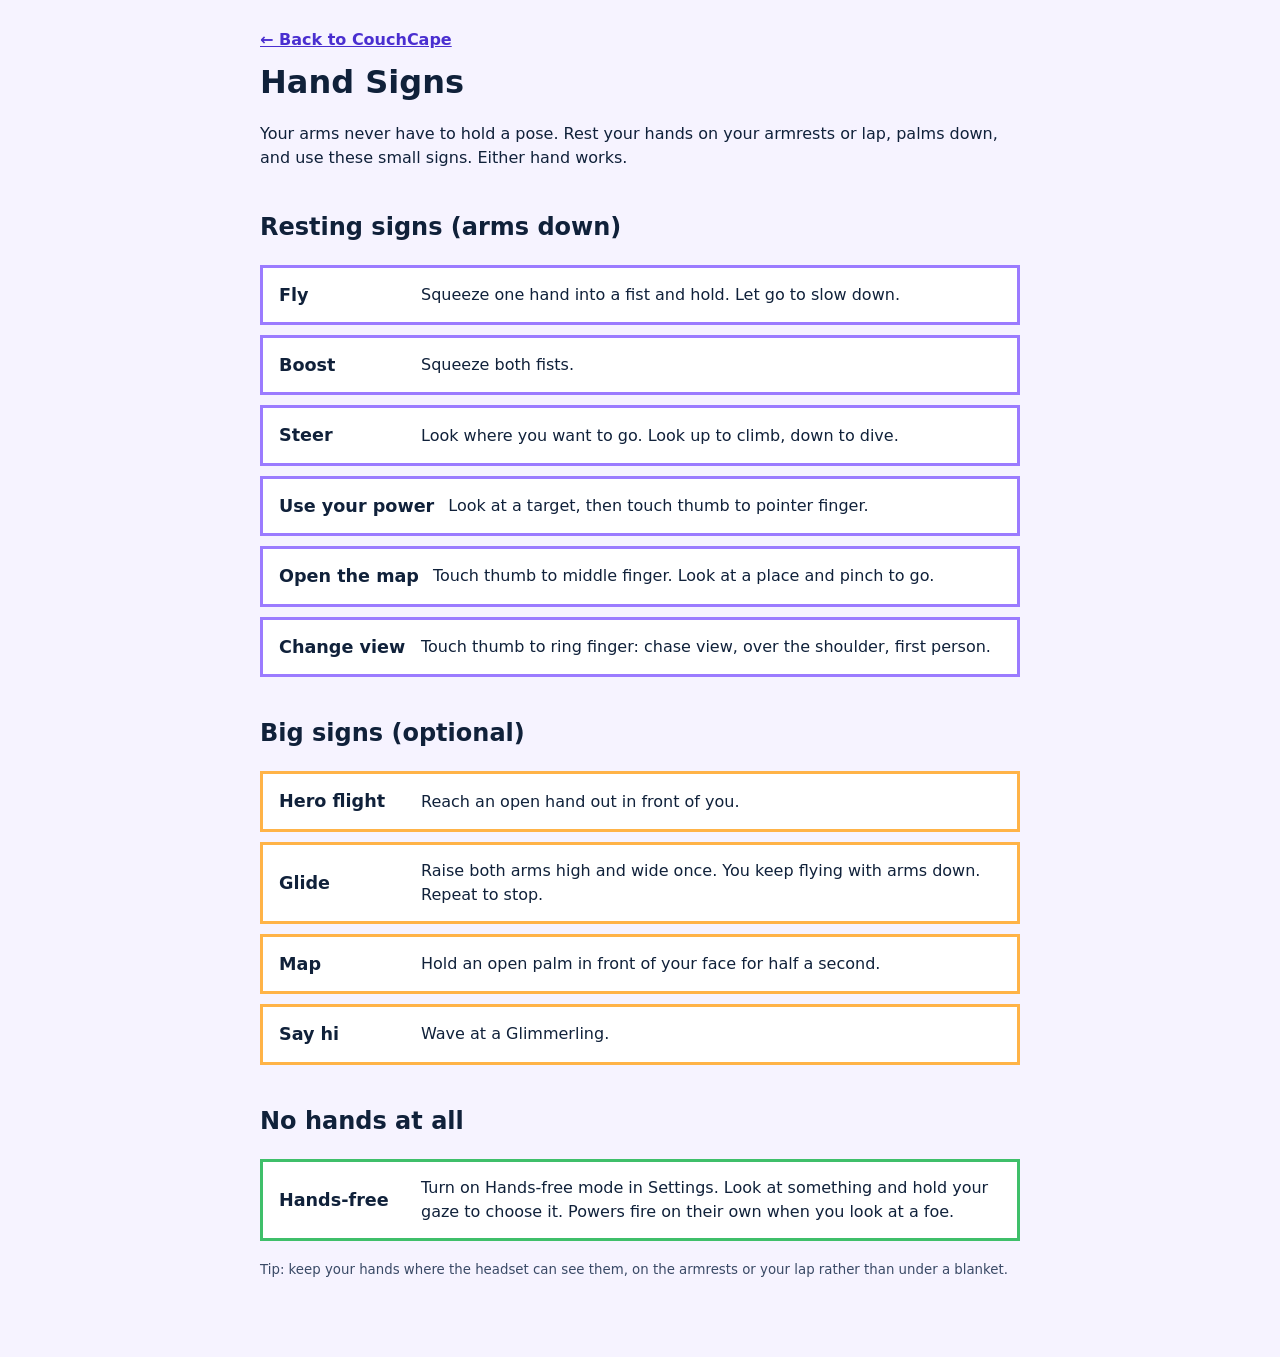
<file: hand-signs/index.html>
<!doctype html>
<html lang="en"><head><meta charset="utf-8"><meta name="viewport" content="width=device-width,initial-scale=1">
<title>CouchCape Hand Signs | Fly With Your Hands Resting</title>
<meta name="description" content="The CouchCape hand sign key: fly, steer, use powers and open the map with small finger signs while your arms rest on your recliner.">
<link rel="canonical" href="https://www.couchcape.com/hand-signs/"><link rel="icon" href="../assets/favicon.svg">
<style>
body{margin:0;font-family:Inter,system-ui,-apple-system,Segoe UI,sans-serif;background:#f6f3ff;color:#10213a;line-height:1.5}
main{max-width:760px;margin:0 auto;padding:28px 18px 60px}
h1{font-size:2rem;margin:.2em 0}h2{margin-top:1.6em}
.card{background:#fff;border:3px solid #9b7bff;padding:14px 16px;margin:10px 0;display:flex;gap:14px;align-items:center}
.card b{min-width:128px;font-size:1.1rem}.k{border-color:#ffb347}.g{border-color:#3fbf6a}
a{color:#4a2fd0;font-weight:700}small{color:#3a4a66}
</style></head><body><main>
<a href="../">&larr; Back to CouchCape</a>
<h1>Hand Signs</h1>
<p>Your arms never have to hold a pose. Rest your hands on your armrests or lap, palms down, and use these small signs. Either hand works.</p>
<h2>Resting signs (arms down)</h2>
<div class="card"><b>Fly</b><span>Squeeze one hand into a fist and hold. Let go to slow down.</span></div>
<div class="card"><b>Boost</b><span>Squeeze both fists.</span></div>
<div class="card"><b>Steer</b><span>Look where you want to go. Look up to climb, down to dive.</span></div>
<div class="card"><b>Use your power</b><span>Look at a target, then touch thumb to pointer finger.</span></div>
<div class="card"><b>Open the map</b><span>Touch thumb to middle finger. Look at a place and pinch to go.</span></div>
<div class="card"><b>Change view</b><span>Touch thumb to ring finger: chase view, over the shoulder, first person.</span></div>
<h2>Big signs (optional)</h2>
<div class="card k"><b>Hero flight</b><span>Reach an open hand out in front of you.</span></div>
<div class="card k"><b>Glide</b><span>Raise both arms high and wide once. You keep flying with arms down. Repeat to stop.</span></div>
<div class="card k"><b>Map</b><span>Hold an open palm in front of your face for half a second.</span></div>
<div class="card k"><b>Say hi</b><span>Wave at a Glimmerling.</span></div>
<h2>No hands at all</h2>
<div class="card g"><b>Hands-free</b><span>Turn on Hands-free mode in Settings. Look at something and hold your gaze to choose it. Powers fire on their own when you look at a foe.</span></div>
<p><small>Tip: keep your hands where the headset can see them, on the armrests or your lap rather than under a blanket.</small></p>
</main></body></html>
</file>
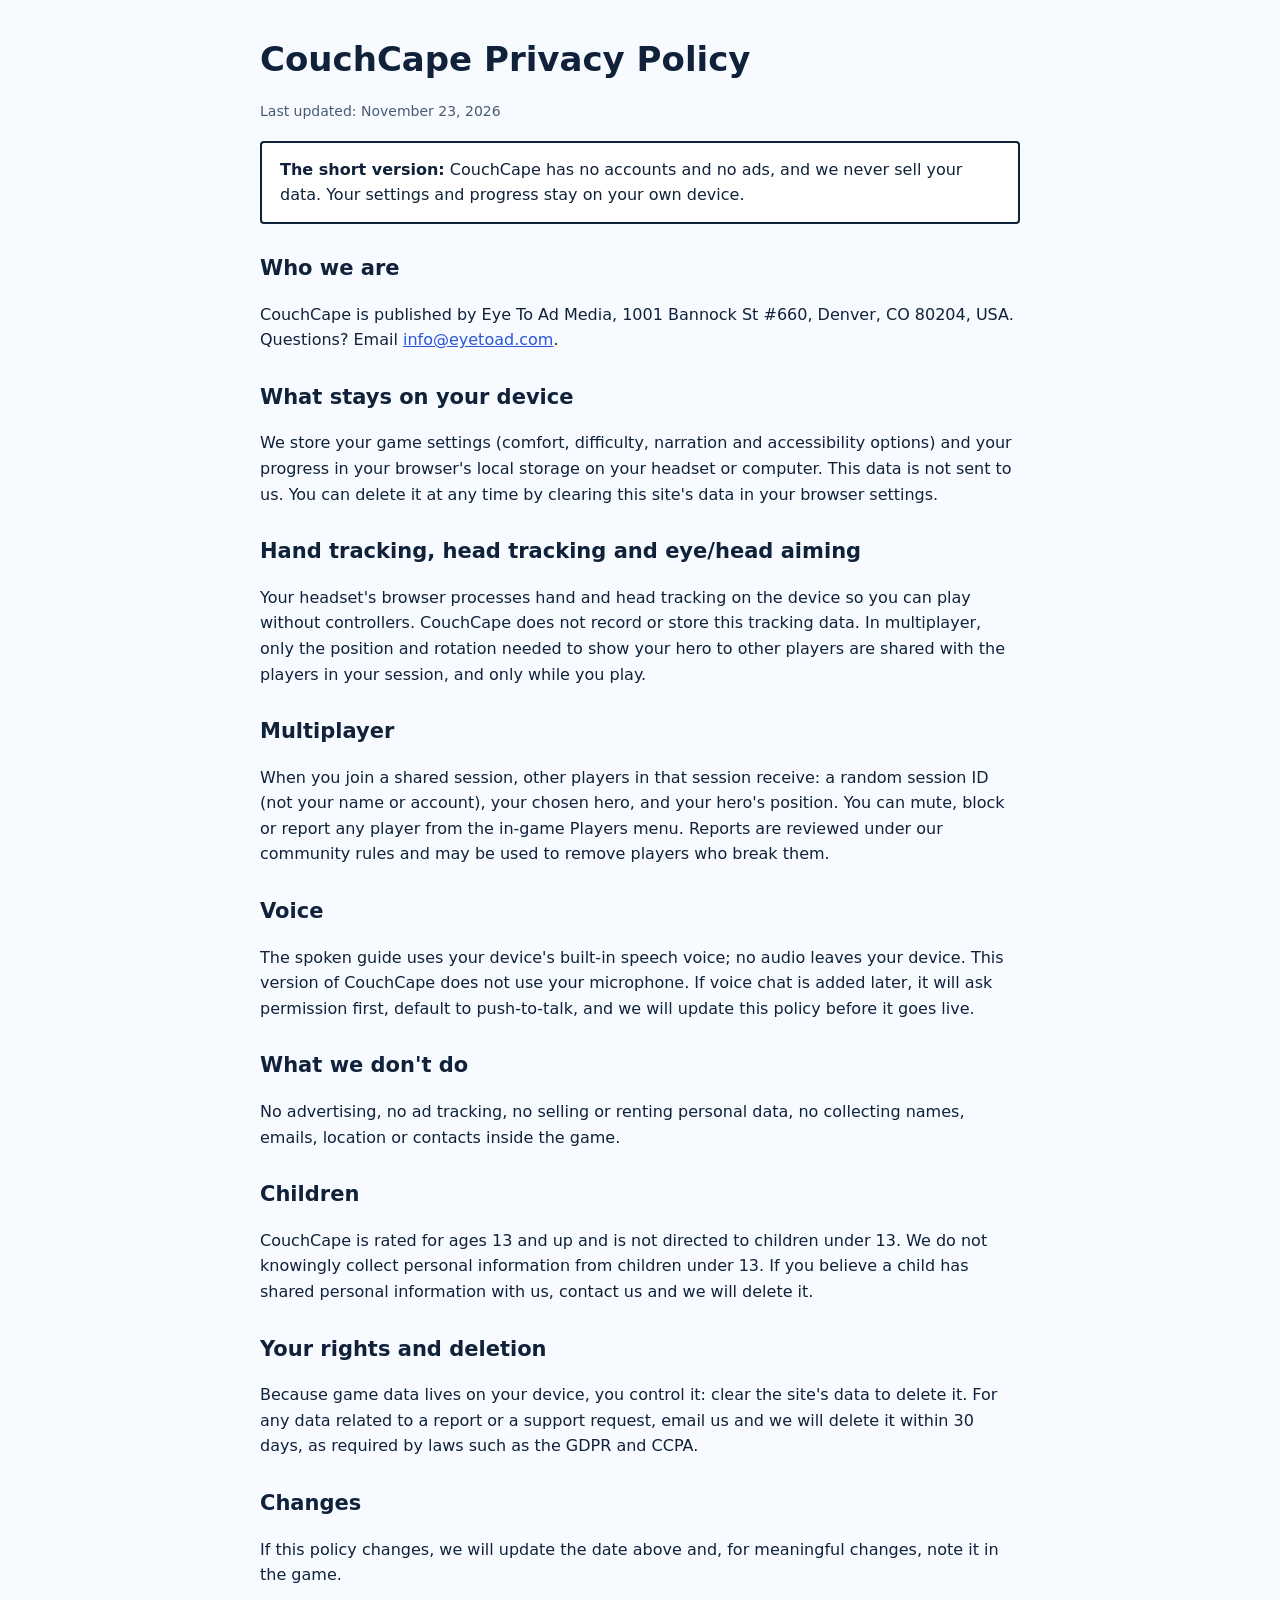
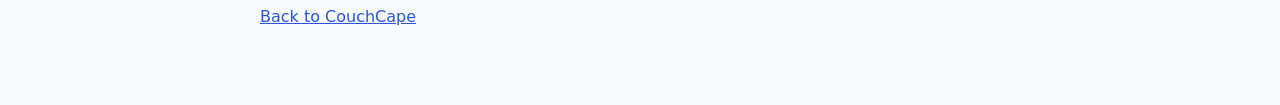
<file: privacy/index.html>
<!DOCTYPE html>
<html lang="en">
<head>
<meta charset="utf-8">
<meta name="viewport" content="width=device-width, initial-scale=1">
<title>Privacy Policy | CouchCape</title>
<meta name="description" content="How CouchCape handles your data: no accounts, no ads, no selling data. Settings stay on your device.">
<link rel="canonical" href="https://www.couchcape.com/privacy/">
<link rel="icon" href="/assets/favicon.svg" type="image/svg+xml">
<style>
body{margin:0;font-family:Inter,system-ui,-apple-system,"Segoe UI",Roboto,sans-serif;color:#10213a;background:#f7fbff;line-height:1.6}
main{max-width:760px;margin:0 auto;padding:32px 20px 60px}
h1{font-size:34px;margin:0 0 4px}h2{font-size:21px;margin:28px 0 6px}
.muted{color:#4a5a73;font-size:14px}a{color:#2b55d6}
.box{background:#fff;border:2px solid #10213a;border-radius:4px;padding:14px 18px;margin:18px 0}
</style>
</head>
<body>
<main>
<h1>CouchCape Privacy Policy</h1>
<p class="muted">Last updated: November 23, 2026</p>
<div class="box"><strong>The short version:</strong> CouchCape has no accounts and no ads, and we never sell your data. Your settings and progress stay on your own device.</div>

<h2>Who we are</h2>
<p>CouchCape is published by Eye To Ad Media, 1001 Bannock St #660, Denver, CO 80204, USA. Questions? Email <span id="mail">(enable JavaScript to see our email)</span>.</p>

<h2>What stays on your device</h2>
<p>We store your game settings (comfort, difficulty, narration and accessibility options) and your progress in your browser's local storage on your headset or computer. This data is not sent to us. You can delete it at any time by clearing this site's data in your browser settings.</p>

<h2>Hand tracking, head tracking and eye/head aiming</h2>
<p>Your headset's browser processes hand and head tracking on the device so you can play without controllers. CouchCape does not record or store this tracking data. In multiplayer, only the position and rotation needed to show your hero to other players are shared with the players in your session, and only while you play.</p>

<h2>Multiplayer</h2>
<p>When you join a shared session, other players in that session receive: a random session ID (not your name or account), your chosen hero, and your hero's position. You can mute, block or report any player from the in-game Players menu. Reports are reviewed under our community rules and may be used to remove players who break them.</p>

<h2>Voice</h2>
<p>The spoken guide uses your device's built-in speech voice; no audio leaves your device. This version of CouchCape does not use your microphone. If voice chat is added later, it will ask permission first, default to push-to-talk, and we will update this policy before it goes live.</p>

<h2>What we don't do</h2>
<p>No advertising, no ad tracking, no selling or renting personal data, no collecting names, emails, location or contacts inside the game.</p>

<h2>Children</h2>
<p>CouchCape is rated for ages 13 and up and is not directed to children under 13. We do not knowingly collect personal information from children under 13. If you believe a child has shared personal information with us, contact us and we will delete it.</p>

<h2>Your rights and deletion</h2>
<p>Because game data lives on your device, you control it: clear the site's data to delete it. For any data related to a report or a support request, email us and we will delete it within 30 days, as required by laws such as the GDPR and CCPA.</p>

<h2>Changes</h2>
<p>If this policy changes, we will update the date above and, for meaningful changes, note it in the game.</p>
<p><a href="/">Back to CouchCape</a></p>
</main>
<script>
// email assembled in the browser (not present as plain text in the page source)
(function(){var u=['in','fo'].join(''),d=['eyetoad','com'].join('.');var a=document.createElement('a');a.href='mailto:'+u+'@'+d;a.textContent=u+'@'+d;var s=document.getElementById('mail');s.textContent='';s.appendChild(a);})();
</script>
</body>
</html>
</file>
